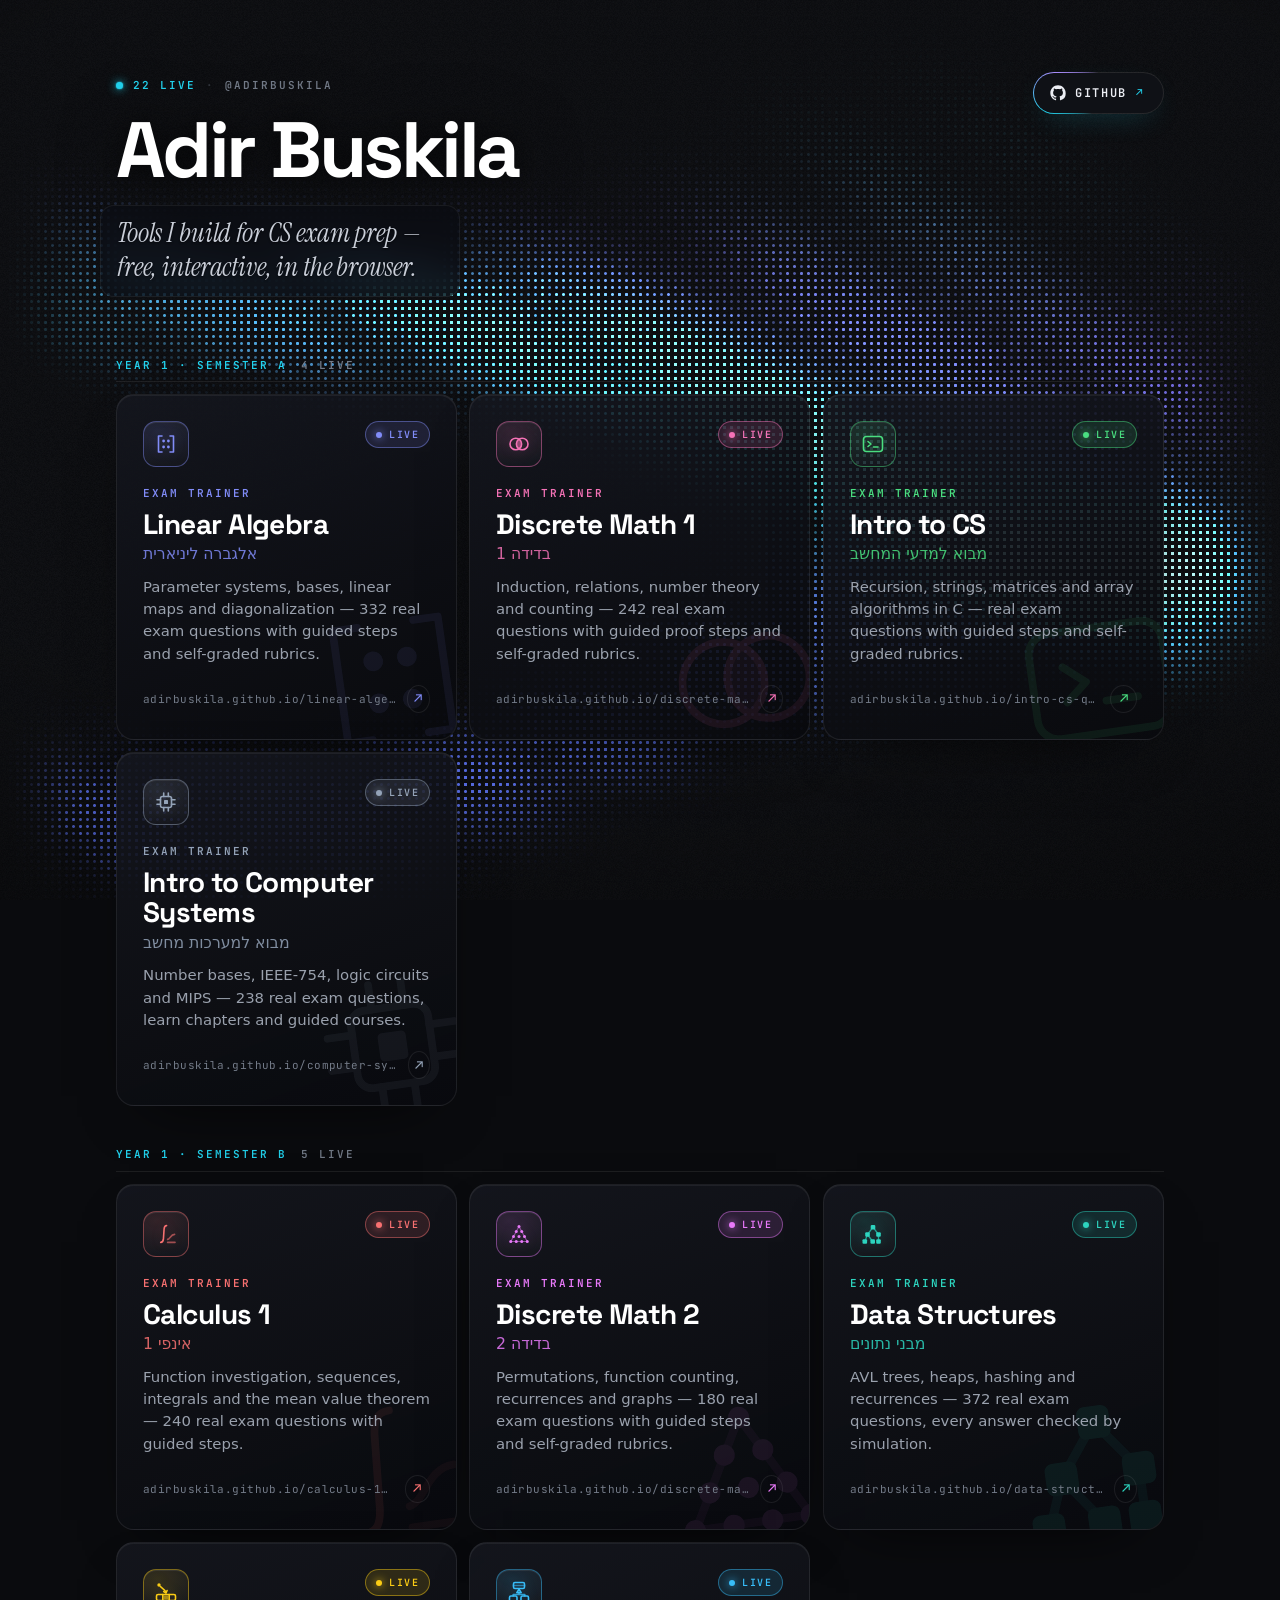
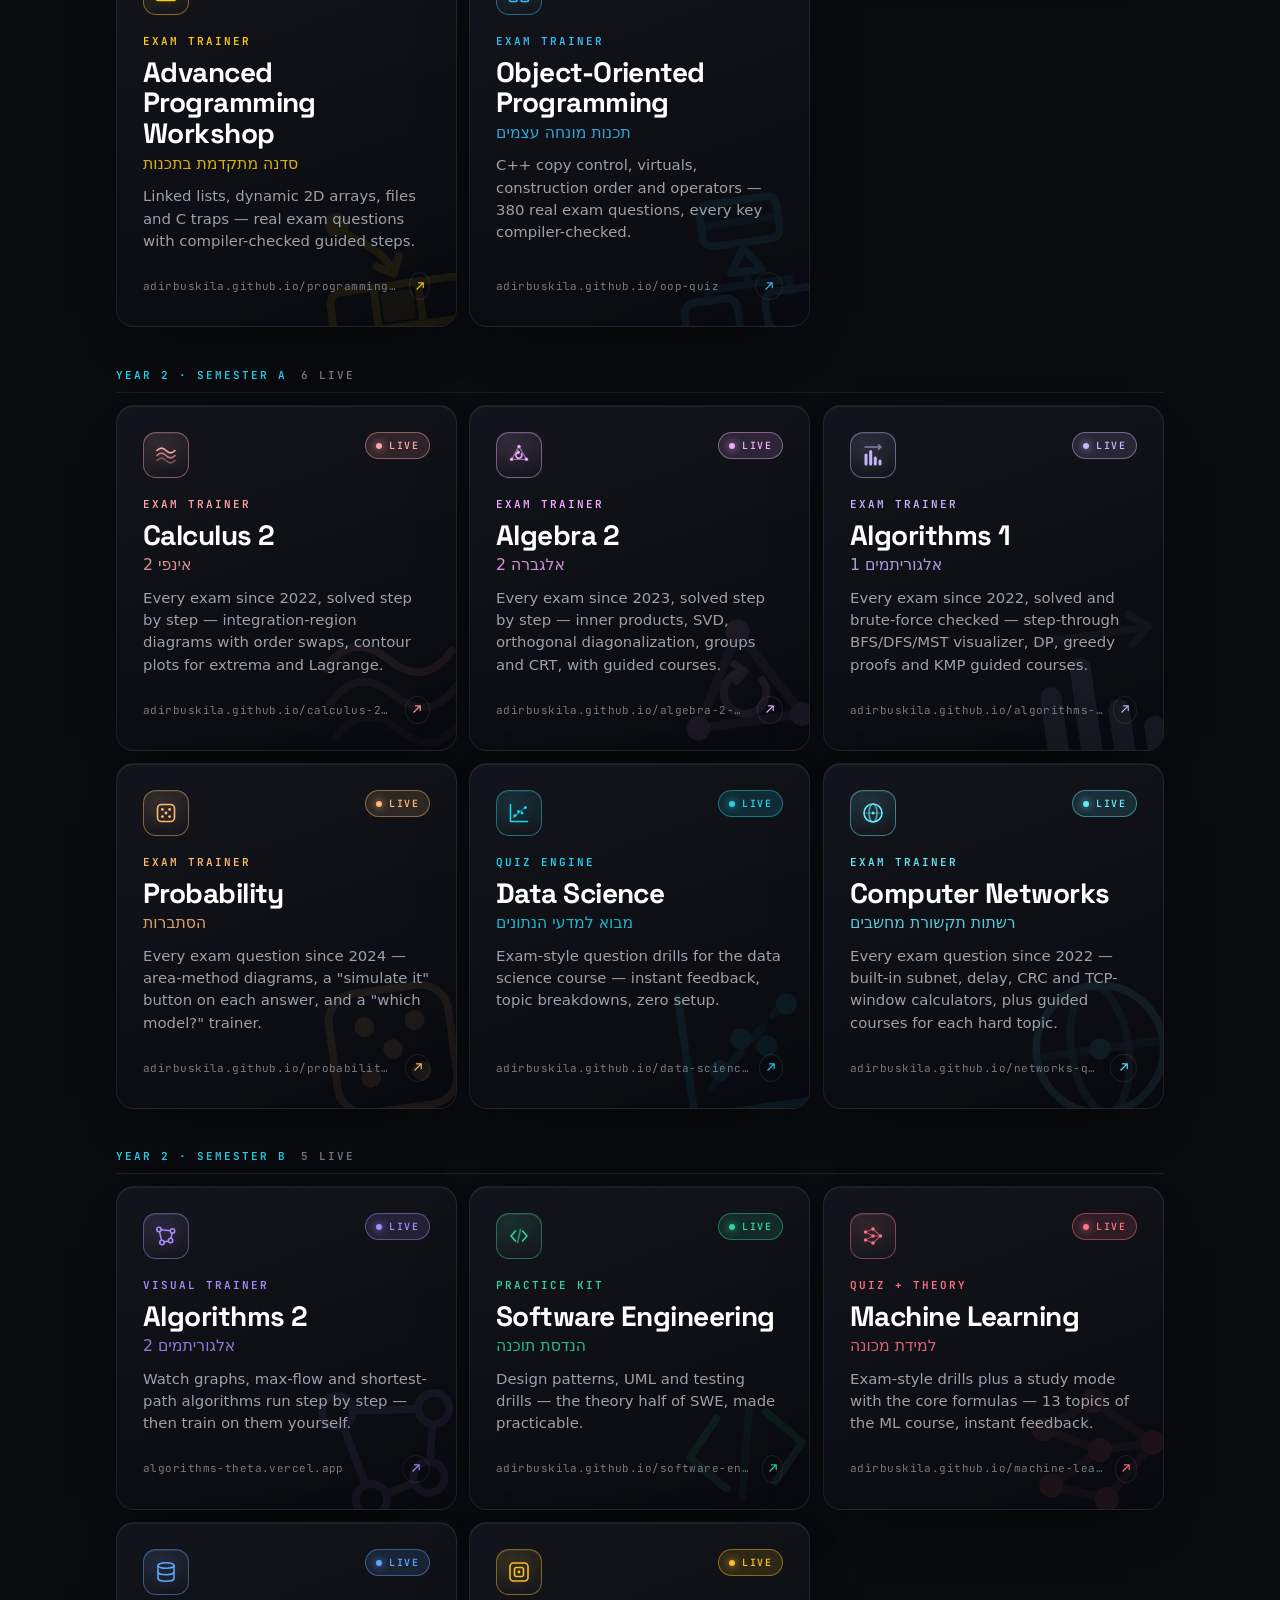
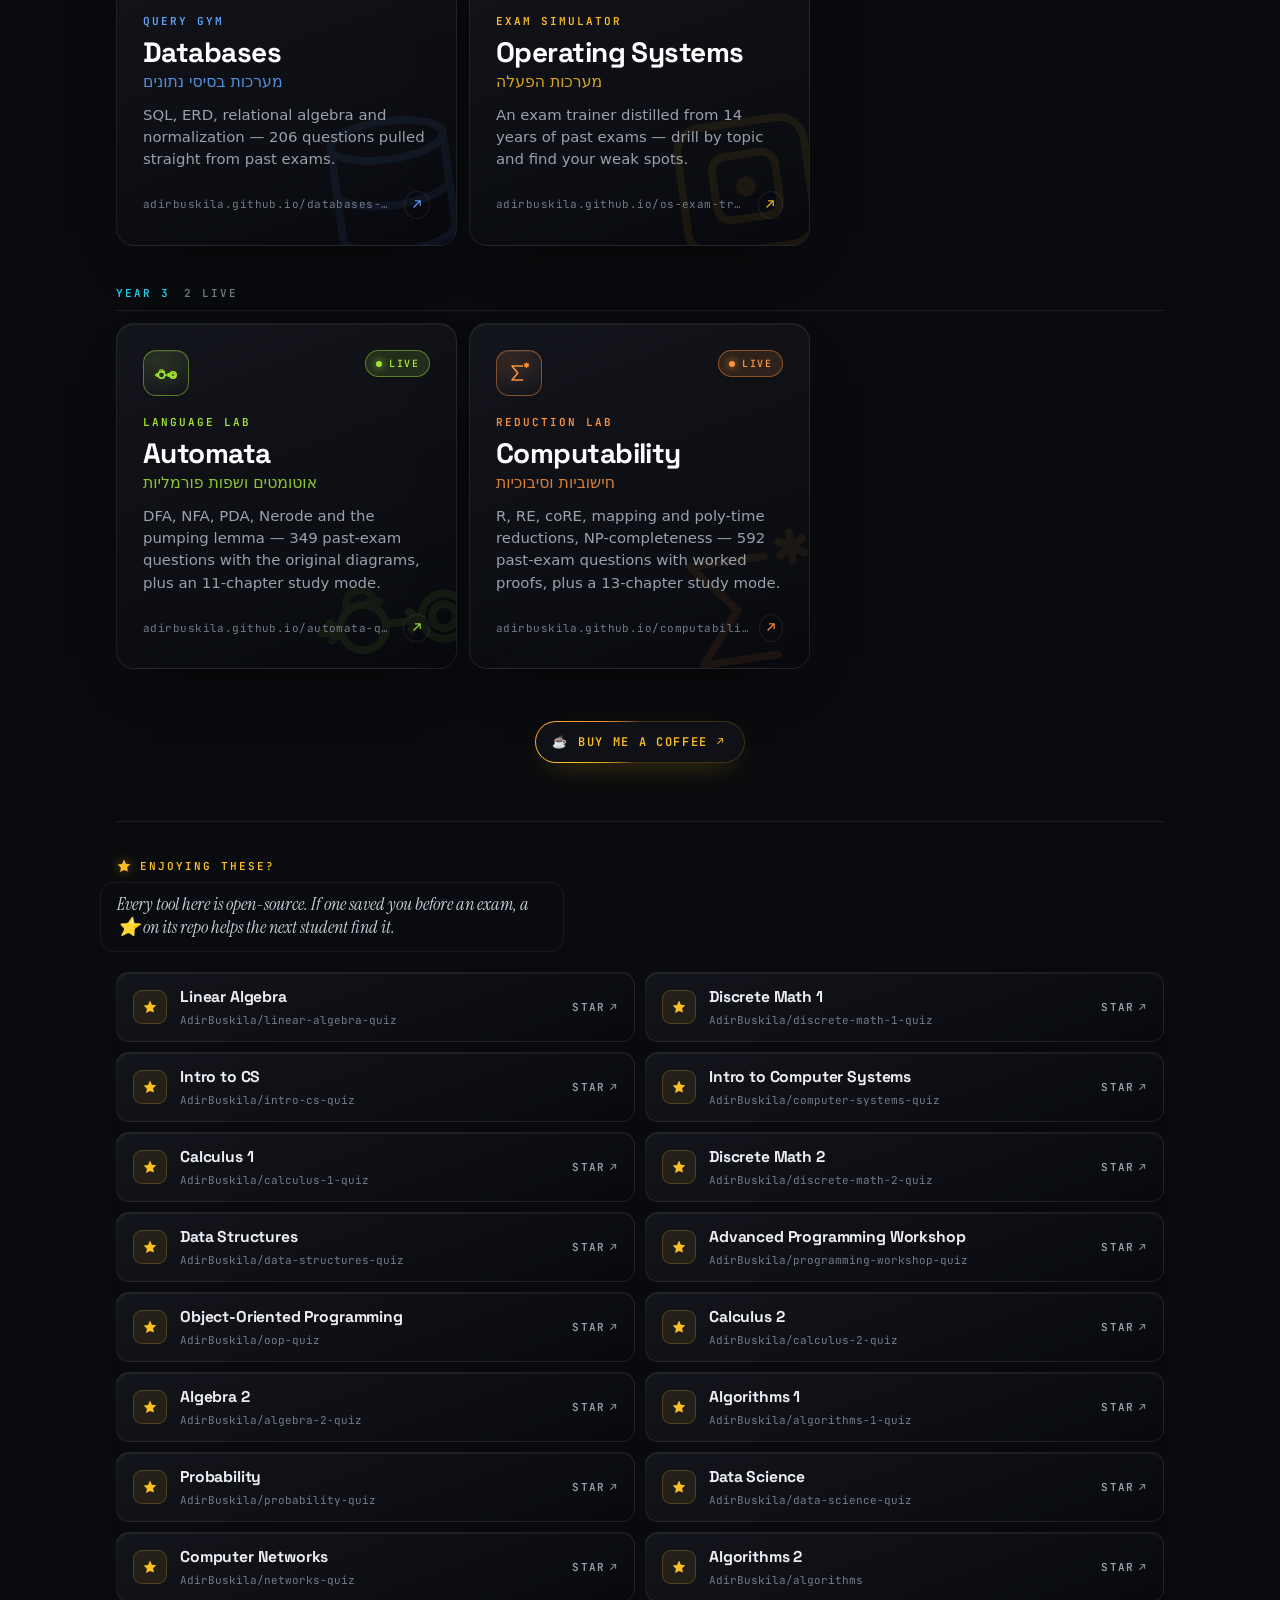
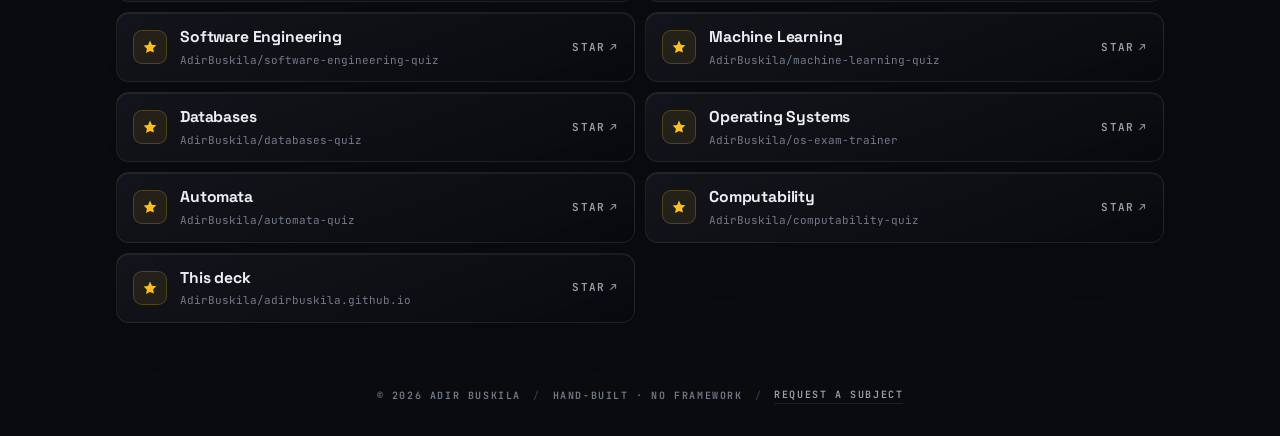
<file: index.html>
<!DOCTYPE html>
<html lang="en">
<head>
  <meta charset="UTF-8">
  <meta name="viewport" content="width=device-width, initial-scale=1.0">
  <title>Adir Buskila — CS Study Tools Deck</title>
  <meta name="description" content="Free interactive exam-prep tools for computer-science students: data science quizzes, algorithm visualizers, OS exam training — built by Adir Buskila.">
  <link rel="canonical" href="https://adirbuskila.github.io/">
  <meta name="theme-color" content="#0a0b0e">

  <!-- Open Graph -->
  <meta property="og:type" content="website">
  <meta property="og:site_name" content="Adir Buskila">
  <meta property="og:title" content="Adir Buskila — CS Study Tools Deck">
  <meta property="og:description" content="Free interactive exam-prep tools for CS students: data science quizzes, algorithm visualizers, OS exam training — and more on the way.">
  <meta property="og:url" content="https://adirbuskila.github.io/">
  <meta property="og:image" content="https://adirbuskila.github.io/og.png">
  <meta property="og:image:width" content="1200">
  <meta property="og:image:height" content="630">
  <meta property="og:image:alt" content="Adir Buskila — CS Study Tools Deck: interactive exam prep for computer-science courses">

  <!-- Twitter -->
  <meta name="twitter:card" content="summary_large_image">
  <meta name="twitter:title" content="Adir Buskila — CS Study Tools Deck">
  <meta name="twitter:description" content="Free interactive exam-prep tools for CS students: data science quizzes, algorithm visualizers, OS exam training — and more on the way.">
  <meta name="twitter:image" content="https://adirbuskila.github.io/og.png">

  <!-- Icons -->
  <link rel="icon" type="image/svg+xml" href="favicon.svg">
  <link rel="icon" type="image/png" sizes="32x32" href="favicon-32.png">
  <link rel="apple-touch-icon" href="apple-touch-icon.png">

  <!-- Fonts: display + mono only; body uses the system sans stack -->
  <link rel="preconnect" href="https://fonts.googleapis.com">
  <link rel="preconnect" href="https://fonts.gstatic.com" crossorigin>
  <link href="https://fonts.googleapis.com/css2?family=Space+Grotesk:wght@500;700&family=JetBrains+Mono:wght@400;600&family=Instrument+Serif:ital@1&display=swap" rel="stylesheet">

  <link rel="stylesheet" href="styles.css">

  <script type="application/ld+json">
  {
    "@context": "https://schema.org",
    "@type": "Person",
    "name": "Adir Buskila",
    "url": "https://adirbuskila.github.io/",
    "sameAs": ["https://github.com/AdirBuskila"],
    "jobTitle": "Software Developer",
    "description": "Builds free interactive exam-prep tools for computer-science students."
  }
  </script>
  <script data-goatcounter="https://adirbuskila.goatcounter.com/count" async src="//gc.zgo.at/count.js"></script>
</head>
<body>
  <canvas id="signal" aria-hidden="true"></canvas>
  <div class="backdrop" aria-hidden="true"></div>

  <div class="page">
    <header class="site-header">
      <div class="id-block">
        <p class="handle"><span class="live-dot" aria-hidden="true"></span><span id="deck-count">STUDY TOOLS DECK</span><span class="sep" aria-hidden="true">·</span>@AdirBuskila</p>
        <h1 class="wordmark" data-text="Adir Buskila">Adir Buskila</h1>
        <p class="tagline">Tools I build for CS exam prep — free, interactive, in the browser.</p>
      </div>
      <div class="header-links">
      <a class="gh-link" href="https://github.com/AdirBuskila" target="_blank" rel="noopener">
        <svg viewBox="0 0 24 24" width="16" height="16" fill="currentColor" aria-hidden="true"><path d="M12 .5C5.65.5.5 5.65.5 12c0 5.08 3.29 9.39 7.86 10.91.58.11.79-.25.79-.56 0-.28-.01-1.02-.02-2-3.2.7-3.88-1.54-3.88-1.54-.52-1.33-1.28-1.68-1.28-1.68-1.05-.72.08-.71.08-.71 1.16.08 1.77 1.19 1.77 1.19 1.03 1.77 2.7 1.26 3.36.96.1-.75.4-1.26.73-1.55-2.55-.29-5.23-1.28-5.23-5.68 0-1.26.45-2.29 1.19-3.1-.12-.29-.52-1.46.11-3.05 0 0 .97-.31 3.18 1.18.92-.26 1.91-.39 2.89-.39.98 0 1.97.13 2.89.39 2.2-1.49 3.17-1.18 3.17-1.18.63 1.59.23 2.76.11 3.05.74.81 1.19 1.84 1.19 3.1 0 4.41-2.69 5.38-5.25 5.66.41.36.78 1.06.78 2.14 0 1.55-.01 2.8-.01 3.18 0 .31.21.67.8.56A10.52 10.52 0 0 0 23.5 12C23.5 5.65 18.35.5 12 .5z"/></svg>
        <span>GITHUB</span>
        <span class="ext" aria-hidden="true">↗</span>
      </a>
      </div>
    </header>

    <main>
      <section class="deck" id="deck" aria-label="Study tools"></section>

      <div class="coffee-row">
        <a class="gh-link coffee-link" href="https://buymeacoffee.com/adirbuskila" target="_blank" rel="noopener">
          <span aria-hidden="true">☕</span>
          <span>BUY ME A COFFEE</span>
          <span class="ext" aria-hidden="true">↗</span>
        </a>
      </div>

      <section class="starline" id="starline" aria-label="Star the source on GitHub"></section>

      <noscript>
        <p>Live now (by year and semester):</p>
        <ul class="noscript-list">
          <li><a href="https://adirbuskila.github.io/data-science-quiz/">Year 2A · Data Science — quiz app</a></li>
          <li><a href="https://algorithms-theta.vercel.app/">Year 2B · Algorithms 2 — interactive visualizer &amp; trainer</a></li>
          <li><a href="https://adirbuskila.github.io/software-engineering-quiz/">Year 2B · Software Engineering — practice kit</a></li>
          <li><a href="https://adirbuskila.github.io/machine-learning-quiz/">Year 2B · Machine Learning — quiz &amp; study mode</a></li>
          <li><a href="https://adirbuskila.github.io/databases-quiz/">Year 2B · Databases — query gym</a></li>
          <li><a href="https://adirbuskila.github.io/os-exam-trainer/#home">Year 2B · Operating Systems — exam trainer</a></li>
          <li><a href="https://adirbuskila.github.io/automata-quiz/">Year 3 · Automata — language lab</a></li>
          <li><a href="https://adirbuskila.github.io/computability-quiz/">Year 3 · Computability — reduction lab</a></li>
        </ul>
        <p>Building:</p>
        <ul class="noscript-list">
          <li>Year 1A · Linear Algebra</li>
          <li>Year 1A · Discrete Math 1</li>
          <li>Year 1A · Intro to CS</li>
          <li>Year 1A · Intro to Computer Systems</li>
          <li>Year 1B · Calculus 1</li>
          <li>Year 1B · Discrete Math 2</li>
          <li>Year 1B · Data Structures</li>
          <li>Year 1B · Advanced Programming Workshop</li>
          <li>Year 1B · Object-Oriented Programming</li>
          <li>Year 2A · Calculus 2</li>
          <li>Year 2A · Algebra 2</li>
          <li>Year 2A · Algorithms 1</li>
          <li>Year 2A · Probability</li>
          <li>Year 2A · Computer Networks</li>
        </ul>
        <p>Star the source on GitHub:</p>
        <ul class="noscript-list">
          <li><a href="https://github.com/AdirBuskila/data-science-quiz">AdirBuskila/data-science-quiz</a></li>
          <li><a href="https://github.com/AdirBuskila/algorithms">AdirBuskila/algorithms</a></li>
          <li><a href="https://github.com/AdirBuskila/software-engineering-quiz">AdirBuskila/software-engineering-quiz</a></li>
          <li><a href="https://github.com/AdirBuskila/machine-learning-quiz">AdirBuskila/machine-learning-quiz</a></li>
          <li><a href="https://github.com/AdirBuskila/databases-quiz">AdirBuskila/databases-quiz</a></li>
          <li><a href="https://github.com/AdirBuskila/os-exam-trainer">AdirBuskila/os-exam-trainer</a></li>
          <li><a href="https://github.com/AdirBuskila/automata-quiz">AdirBuskila/automata-quiz</a></li>
          <li><a href="https://github.com/AdirBuskila/computability-quiz">AdirBuskila/computability-quiz</a></li>
          <li><a href="https://github.com/AdirBuskila/adirbuskila.github.io">AdirBuskila/adirbuskila.github.io</a></li>
        </ul>
      </noscript>
    </main>

    <footer class="site-footer">
      <span>© 2026 ADIR BUSKILA</span>
      <span class="sep" aria-hidden="true">/</span>
      <span>HAND-BUILT · NO FRAMEWORK</span>
      <span class="sep" aria-hidden="true">/</span>
      <a href="mailto:adirbu98@gmail.com?subject=Study%20tool%20request">REQUEST A SUBJECT</a>
    </footer>
  </div>

  <script src="signal.js"></script>
  <script src="app.js"></script>
</body>
</html>
</file>
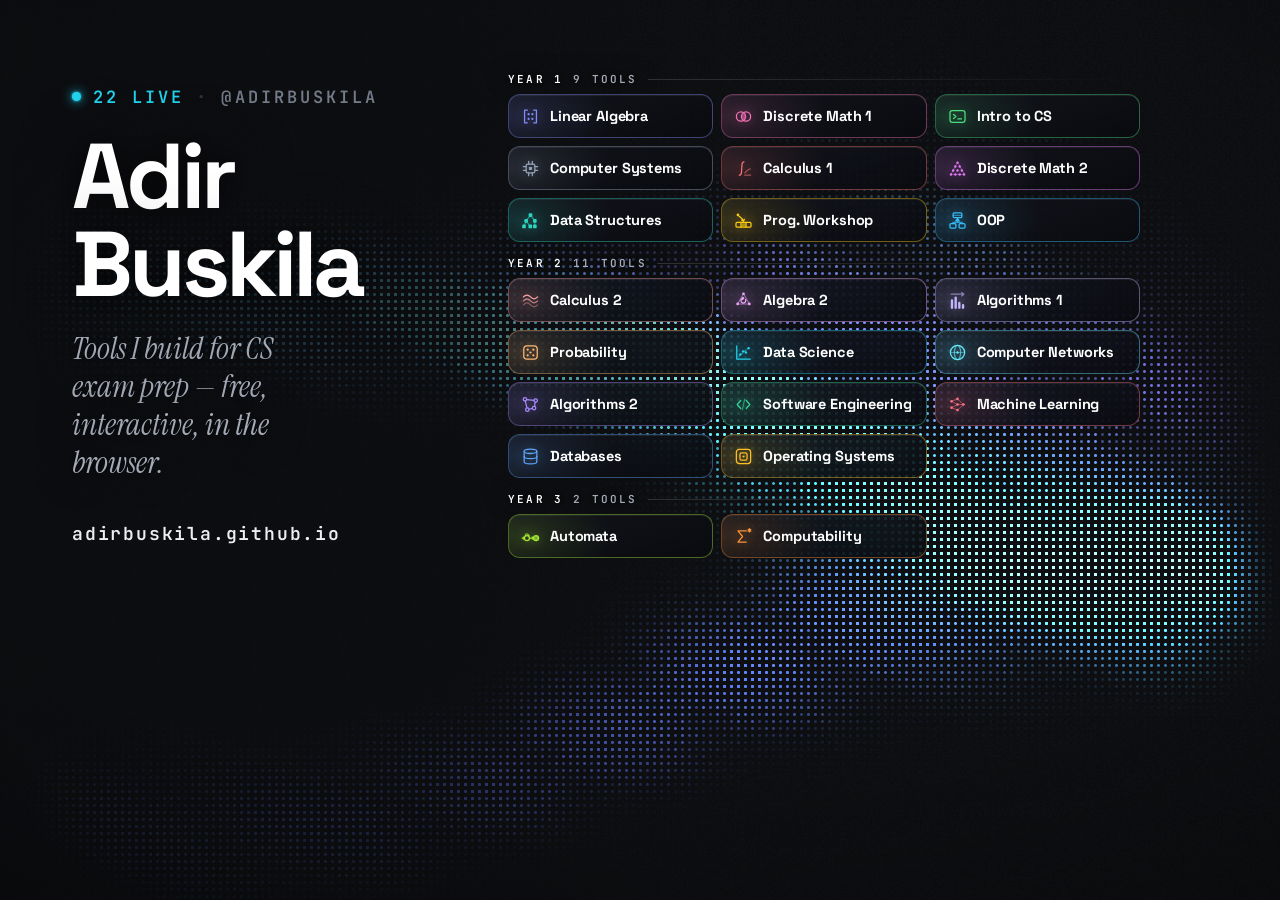
<file: og-template.html>
<!DOCTYPE html>
<html lang="en">
<head>
<meta charset="UTF-8">
<title>OG image source — screenshot at 1200x630 to regenerate og.png (see README)</title>
<link rel="preconnect" href="https://fonts.googleapis.com">
<link rel="preconnect" href="https://fonts.gstatic.com" crossorigin>
<link href="https://fonts.googleapis.com/css2?family=Space+Grotesk:wght@500;700&family=JetBrains+Mono:wght@400;600&family=Instrument+Serif:ital@1&display=swap" rel="stylesheet">
<style>
  * { margin: 0; padding: 0; box-sizing: border-box; }
  html { color-scheme: dark; }
  body { width: 1200px; height: 630px; overflow: hidden; background: #0a0b0e; color: #eceef4; font-family: 'Space Grotesk', sans-serif; }

  /* live signal background (signal.js) — same layering rule as the site:
     canvas at z 0, content at z 1, never negative z-index */
  #signal { position: fixed; inset: 0; width: 100%; height: 100%; z-index: 0; display: block; }
  .vignette { position: fixed; inset: 0; z-index: 0; pointer-events: none;
    background: radial-gradient(130% 100% at 50% 40%, transparent 45%, rgba(0,0,0,.6) 100%); }
  /* keeps the left column legible where the ribbons cross the text */
  .shade { position: fixed; inset: 0; z-index: 0; pointer-events: none;
    background: linear-gradient(90deg, rgba(10,11,14,.9) 0%, rgba(10,11,14,.72) 34%, rgba(10,11,14,.25) 50%, transparent 58%); }
  .grain { position: fixed; inset: 0; z-index: 0; opacity: .45; pointer-events: none;
    background-image: url("data:image/svg+xml,%3Csvg xmlns='http://www.w3.org/2000/svg' width='140' height='140'%3E%3Cfilter id='n'%3E%3CfeTurbulence type='fractalNoise' baseFrequency='0.85' numOctaves='2' stitchTiles='stitch'/%3E%3C/filter%3E%3Crect width='140' height='140' filter='url(%23n)' opacity='0.05'/%3E%3C/svg%3E"); }

  .card { position: relative; z-index: 1; width: 1200px; height: 630px; padding: 54px 60px 54px 72px;
    display: flex; align-items: center; justify-content: space-between; gap: 44px; }

  .mono { font-family: 'JetBrains Mono', monospace; }
  .left { width: 392px; flex: none; }
  .handle { display: inline-flex; align-items: center; gap: 12px; font-size: 17px; font-weight: 600; letter-spacing: .18em; color: #737b88; }
  .handle .dot { width: 9px; height: 9px; border-radius: 50%; background: #22d3ee; box-shadow: 0 0 12px #22d3ee, 0 0 3px #22d3ee; }
  .handle b { color: #22d3ee; font-weight: 600; }
  .handle .sep { opacity: .35; }
  .name { font-size: 92px; font-weight: 700; letter-spacing: -0.045em; line-height: .96; color: #fff; margin: 24px 0 22px;
    text-shadow: 0 2px 24px rgba(0,0,0,.55), 0 0 60px rgba(0,0,0,.5); }
  .sub { font-family: 'Instrument Serif', Georgia, serif; font-style: italic; font-size: 31px; line-height: 1.22; color: #a4abb7; max-width: 19ch;
    text-shadow: 0 1px 18px rgba(0,0,0,.7), 0 0 40px rgba(0,0,0,.6); }
  .url { font-size: 18px; font-weight: 600; letter-spacing: .1em; color: #737b88; margin-top: 40px; }
  .url b { color: #eceef4; font-weight: 600; }

  /* all live tools, grouped by year — built from the tools array in app.js */
  .board { flex: 1; display: flex; flex-direction: column; gap: 14px; }
  .yr { display: flex; flex-direction: column; gap: 8px; }
  .yr-head { display: flex; align-items: center; gap: 10px; font-size: 11px; font-weight: 600; letter-spacing: .2em; color: #a4abb7;
    text-shadow: 0 0 6px #0a0b0e, 0 0 14px #0a0b0e, 0 0 24px #0a0b0e; }
  .yr-head b { color: #fff; font-weight: 600; }
  .yr-head::after { content: ''; flex: 1; height: 1px; background: linear-gradient(90deg, rgba(255,255,255,.14), transparent); }
  .grid { display: grid; grid-template-columns: repeat(3, 1fr); gap: 8px; }
  .tile {
    position: relative; height: 44px; padding: 0 12px; border-radius: 12px; overflow: hidden;
    border: 1px solid var(--ad);
    background: linear-gradient(160deg, rgba(21,23,31,.72), rgba(9,10,14,.82));
    -webkit-backdrop-filter: blur(18px) saturate(1.5); backdrop-filter: blur(18px) saturate(1.5);
    box-shadow: inset 0 1px 0 rgba(255,255,255,.07), 0 18px 40px -28px rgba(0,0,0,.9);
    display: flex; align-items: center; gap: 10px;
  }
  .tile::after { content: ''; position: absolute; inset: 0;
    background: radial-gradient(140px 60px at 0% 50%, var(--af), transparent 75%); }
  .tile > * { position: relative; z-index: 1; }
  .g { flex: none; display: flex; color: var(--a); filter: drop-shadow(0 0 6px var(--ad)); }
  .g svg { width: 19px; height: 19px; }
  .t { font-size: 14.5px; font-weight: 700; letter-spacing: -0.01em; color: #fff; white-space: nowrap; overflow: hidden; text-overflow: ellipsis; }
</style>
</head>
<body>
<canvas id="signal" aria-hidden="true"></canvas>
<div class="shade"></div>
<div class="vignette"></div>
<div class="grain"></div>

<div class="card">
  <div class="left">
    <div class="handle mono"><span class="dot"></span><b id="count">LIVE</b><span class="sep">·</span>@ADIRBUSKILA</div>
    <div class="name">Adir Buskila</div>
    <div class="sub">Tools I build for CS exam prep — free, interactive, in the browser.</div>
    <div class="url mono"><b>adirbuskila.github.io</b></div>
  </div>
  <div class="board" id="board"></div>
</div>

<!-- app.js renders the site into these; the card only borrows its tools + glyphs -->
<div hidden><div id="deck"></div><span id="deck-count"></span></div>
<script src="app.js"></script>
<script>
  // names too long for a 3-column tile
  const SHORT = {
    'Advanced Programming Workshop': 'Prog. Workshop',
    'Intro to Computer Systems': 'Computer Systems',
    'Object-Oriented Programming': 'OOP',
  };
  const rgba = (hex, a) => {
    const n = parseInt(hex.slice(1), 16);
    return `rgba(${n >> 16},${(n >> 8) & 255},${n & 255},${a})`;
  };
  const live = tools.filter((t) => t.status === 'live');
  document.getElementById('count').textContent = `${live.length} LIVE`;
  const board = document.getElementById('board');
  [...new Set(live.map((t) => t.year))].forEach((year) => {
    const list = live.filter((t) => t.year === year);
    const yr = document.createElement('div');
    yr.className = 'yr';
    yr.innerHTML = `<div class="yr-head mono"><b>YEAR ${year}</b>${list.length} TOOLS</div><div class="grid"></div>`;
    list.forEach((t) => {
      const el = document.createElement('div');
      el.className = 'tile';
      el.style.cssText = `--a:${t.accent}; --ad:${rgba(t.accent, .42)}; --af:${rgba(t.accent, .16)}`;
      el.innerHTML = `<span class="g">${glyphs[t.glyph]}</span><span class="t">${SHORT[t.subject] || t.subject}</span>`;
      yr.lastChild.appendChild(el);
    });
    board.appendChild(yr);
  });
</script>
<script src="signal.js"></script>
</body>
</html>
</file>
<file: styles.css>
/* ==========================================================================
   Adir Buskila — CS Study Tools Deck · "Signal" skin
   Hand-rolled. A live WebGL ribbon field (signal.js) sits behind frosted
   glass tiles. Per-subject accent set from JS via --accent / --accent-dim /
   --accent-faint; pointer spotlight via --mx / --my / --spot; tilt via
   --rx / --ry / --tx / --ty.
   ========================================================================== */

:root {
  --bg: #0a0b0e;
  --bg-2: #0f1116;
  --glass: rgba(21, 23, 31, 0.68);
  --glass-deep: rgba(9, 10, 14, 0.78);
  --line: rgba(255, 255, 255, 0.08);
  --line-strong: rgba(255, 255, 255, 0.18);
  --ink: #eceef4;
  --ink-dim: #9aa1ad;
  --ink-faint: #737b88;
  --cyan: #22d3ee;
  --violet: #a78bfa;
  --display: 'Space Grotesk', system-ui, sans-serif;
  --serif: 'Instrument Serif', 'Iowan Old Style', Georgia, serif;
  --mono: 'JetBrains Mono', ui-monospace, 'Cascadia Mono', Consolas, monospace;
  --sans: system-ui, 'Segoe UI', Roboto, Helvetica, Arial, sans-serif;
  --radius: 18px;
  --ease-out: cubic-bezier(0.2, 0.8, 0.2, 1);
}

@property --beam {
  syntax: '<angle>';
  inherits: false;
  initial-value: 0deg;
}

* { margin: 0; padding: 0; box-sizing: border-box; }

html { color-scheme: dark; }

body {
  background: var(--bg);
  color: var(--ink);
  font-family: var(--sans);
  font-size: 16px;
  line-height: 1.5;
  -webkit-font-smoothing: antialiased;
  min-height: 100vh;
  overflow-x: hidden;
}

::selection { background: rgba(34, 211, 238, 0.28); }

/* ---- Signal canvas + backdrop -------------------------------------------- */

/* Layering note: the canvas and backdrop sit at z-index 0 and .page at 1 —
   NOT negative z-index. Chrome leaves negative-z root layers out of the
   backdrop that backdrop-filter samples, so glass tiles would not blur the
   signal behind them. */

#signal {
  position: fixed;
  inset: 0;
  width: 100%;
  height: 100%;
  z-index: 0;
  display: block;
  pointer-events: none;
}

.no-signal #signal { display: none; }

.backdrop {
  position: fixed;
  inset: 0;
  z-index: 0;
  pointer-events: none;
  /* vignette for depth over the signal */
  background: radial-gradient(130% 95% at 50% 38%, transparent 48%, rgba(0, 0, 0, 0.62) 100%);
}

/* CSS-only stand-in when WebGL is unavailable */
.no-signal .backdrop {
  background:
    radial-gradient(900px 520px at 12% -8%, rgba(34, 211, 238, 0.08), transparent 60%),
    radial-gradient(820px 520px at 92% 112%, rgba(167, 139, 250, 0.08), transparent 60%),
    var(--bg);
}

.no-signal .backdrop::before {
  content: '';
  position: absolute;
  inset: 0;
  background-image:
    linear-gradient(rgba(255, 255, 255, 0.032) 1px, transparent 1px),
    linear-gradient(90deg, rgba(255, 255, 255, 0.032) 1px, transparent 1px);
  background-size: 44px 44px;
  -webkit-mask-image: radial-gradient(1300px 900px at 50% -5%, #000 20%, transparent 90%);
  mask-image: radial-gradient(1300px 900px at 50% -5%, #000 20%, transparent 90%);
}

/* film grain, always */
.backdrop::after {
  content: '';
  position: absolute;
  inset: 0;
  opacity: 0.45;
  background-image: url("data:image/svg+xml,%3Csvg xmlns='http://www.w3.org/2000/svg' width='140' height='140'%3E%3Cfilter id='n'%3E%3CfeTurbulence type='fractalNoise' baseFrequency='0.85' numOctaves='2' stitchTiles='stitch'/%3E%3C/filter%3E%3Crect width='140' height='140' filter='url(%23n)' opacity='0.05'/%3E%3C/svg%3E");
}

/* ---- Page frame --------------------------------------------------------- */

.page {
  position: relative;
  z-index: 1;
  max-width: 1120px;
  margin: 0 auto;
  padding: clamp(28px, 6vw, 72px) clamp(18px, 4vw, 36px) 32px;
}

/* ---- Header -------------------------------------------------------------- */

.site-header {
  display: flex;
  align-items: flex-start;
  justify-content: space-between;
  gap: 24px;
  flex-wrap: wrap;
  margin-bottom: clamp(32px, 5vw, 60px);
}

.id-block { min-width: 0; }

.handle {
  display: inline-flex;
  align-items: center;
  gap: 10px;
  font-family: var(--mono);
  font-size: 11px;
  font-weight: 600;
  letter-spacing: 0.18em;
  color: var(--ink-faint);
  text-transform: uppercase;
  margin-bottom: 18px;
  animation: fade-up 0.8s var(--ease-out) both;
}

.handle .live-dot {
  width: 7px;
  height: 7px;
  border-radius: 50%;
  background: var(--cyan);
  box-shadow: 0 0 10px var(--cyan), 0 0 2px var(--cyan);
  animation: pulse 2.4s ease-in-out infinite;
}

.handle .sep { opacity: 0.35; }

#deck-count { color: var(--cyan); }

.wordmark {
  position: relative;
  font-family: var(--display);
  font-weight: 700;
  font-size: clamp(2.7rem, 8.2vw, 4.9rem);
  letter-spacing: -0.045em;
  line-height: 0.98;
  color: #fff;
  text-shadow: 0 2px 24px rgba(0, 0, 0, 0.55), 0 0 60px rgba(0, 0, 0, 0.5);
  animation: fade-up 0.9s var(--ease-out) 0.05s both;
}

/* one-time chromatic split that converges into the wordmark */
.wordmark::before,
.wordmark::after {
  content: attr(data-text);
  position: absolute;
  left: 0;
  top: 0;
  white-space: nowrap;
  pointer-events: none;
  mix-blend-mode: screen;
  opacity: 0;
}

.wordmark::before {
  color: var(--cyan);
  animation: split-l 1.15s var(--ease-out) 0.05s both;
}

.wordmark::after {
  color: #f472b6;
  animation: split-r 1.15s var(--ease-out) 0.05s both;
}

.tagline {
  margin-top: 16px;
  font-family: var(--serif);
  font-style: italic;
  font-weight: 400;
  font-size: clamp(1.3rem, 2.5vw, 1.7rem);
  letter-spacing: -0.005em;
  line-height: 1.25;
  color: #c9ced8;
  max-width: 30ch;
  width: fit-content;
  /* glass plate so the line stays legible over the ribbon field */
  padding: 10px 16px 12px;
  margin-inline-start: -16px;
  border-radius: 14px;
  background: rgba(10, 12, 18, 0.62);
  border: 1px solid rgba(255, 255, 255, 0.06);
  -webkit-backdrop-filter: blur(10px);
  backdrop-filter: blur(10px);
  text-shadow: 0 1px 2px rgba(0, 0, 0, 0.6);
  animation: fade-up 0.9s var(--ease-out) 0.18s both;
}

@media (max-width: 559.98px) {
  .tagline { margin-inline-start: 0; }
}

/* GitHub CTA: rotating conic beam around a dark pill */
.gh-link {
  position: relative;
  display: inline-flex;
  align-items: center;
  gap: 9px;
  font-family: var(--mono);
  font-size: 12px;
  font-weight: 600;
  letter-spacing: 0.14em;
  color: var(--ink);
  text-decoration: none;
  border: 1px solid transparent;
  border-radius: 999px;
  padding: 11px 18px 11px 16px;
  margin-bottom: 6px;
  background:
    linear-gradient(var(--bg-2), var(--bg-2)) padding-box,
    conic-gradient(from var(--beam),
      rgba(255, 255, 255, 0.10) 0%, rgba(255, 255, 255, 0.10) 55%,
      var(--cyan) 70%, var(--violet) 82%,
      rgba(255, 255, 255, 0.10) 100%) border-box;
  box-shadow: 0 10px 30px -14px rgba(34, 211, 238, 0.35);
  animation: beam 5s linear infinite, fade-up 0.9s var(--ease-out) 0.25s both;
  transition: box-shadow 0.3s, transform 0.3s var(--ease-out);
}

.gh-link .ext { font-size: 11px; color: var(--cyan); transition: transform 0.25s; }

.gh-link:hover,
.gh-link:focus-visible {
  transform: translateY(-1px);
  box-shadow: 0 14px 40px -12px rgba(34, 211, 238, 0.55);
}

.gh-link:hover .ext { transform: translate(2px, -2px); }

.gh-link:focus-visible { outline: 2px solid var(--cyan); outline-offset: 3px; }

/* header CTAs, stacked on the header's trailing edge */
.header-links {
  display: flex;
  flex-wrap: wrap;
  align-items: center;
  gap: 10px;
}

/* same pill as .gh-link, with an amber beam */
.coffee-link {
  color: #fbbf24;
  background:
    linear-gradient(var(--bg-2), var(--bg-2)) padding-box,
    conic-gradient(from var(--beam),
      rgba(251, 191, 36, 0.22) 0%, rgba(251, 191, 36, 0.22) 55%,
      #fbbf24 70%, #fb923c 82%,
      rgba(251, 191, 36, 0.22) 100%) border-box;
  box-shadow: 0 10px 30px -14px rgba(251, 191, 36, 0.4);
}

.coffee-link .ext { color: #fbbf24; }

.coffee-link:hover,
.coffee-link:focus-visible { box-shadow: 0 14px 40px -12px rgba(251, 191, 36, 0.6); }

.coffee-link:focus-visible { outline-color: #fbbf24; }

/* Buy Me a Coffee sits between the deck and the star grid */
.coffee-row {
  display: flex;
  justify-content: center;
  margin-top: clamp(34px, 5vw, 52px);
}

/* ---- Deck: chronological period sections -------------------------------- */

.deck {
  display: flex;
  flex-direction: column;
  gap: clamp(28px, 4vw, 40px);
}

.period-head {
  display: flex;
  align-items: baseline;
  gap: 10px 14px;
  flex-wrap: wrap;
  margin-bottom: 12px;
  padding-bottom: 8px;
  border-bottom: 1px solid var(--line);
  font-family: var(--mono);
  font-size: 11px;
  font-weight: 600;
  letter-spacing: 0.18em;
}

.period-title { font: inherit; letter-spacing: inherit; color: var(--cyan); }
.period-count { color: var(--ink-faint); }

.live-grid {
  display: grid;
  grid-template-columns: 1fr;
  gap: 12px;
}

.live-grid + .lab-grid { margin-top: 12px; }

@media (min-width: 560px) and (max-width: 899.98px) {
  .live-grid { grid-template-columns: 1fr 1fr; }
}

@media (min-width: 900px) {
  .live-grid { grid-template-columns: repeat(3, 1fr); }
}

/* ---- Glass panels (tiles + star rows share the spotlight system) ------- */

.tile,
.star-item {
  --mx: 50%;
  --my: 50%;
  --spot: 0;
  position: relative;
  border: 1px solid var(--line);
  background: linear-gradient(160deg, var(--glass), var(--glass-deep));
  box-shadow:
    inset 0 1px 0 rgba(255, 255, 255, 0.06),
    0 24px 60px -34px rgba(0, 0, 0, 0.9);
  text-decoration: none;
  color: var(--ink);
  overflow: hidden;
}

@supports ((backdrop-filter: blur(1px)) or (-webkit-backdrop-filter: blur(1px))) {
  @media (min-width: 700px) {
    .tile,
    .star-item {
      -webkit-backdrop-filter: blur(18px) saturate(1.5);
      backdrop-filter: blur(18px) saturate(1.5);
    }
  }
}

/* software GL (no GPU): skip the per-tile blur, lean on denser glass */
.signal-lite .tile,
.signal-lite .star-item {
  -webkit-backdrop-filter: none;
  backdrop-filter: none;
  background: linear-gradient(160deg, rgba(21, 23, 31, 0.86), rgba(9, 10, 14, 0.92));
}

/* spotlight ring: accent light on the border nearest the pointer */
.tile::before,
.star-item::before {
  content: '';
  position: absolute;
  inset: -1px;
  border-radius: inherit;
  padding: 1px;
  pointer-events: none;
  background: radial-gradient(260px circle at var(--mx) var(--my), var(--accent) 0%, transparent 62%);
  -webkit-mask: linear-gradient(#000 0 0) content-box, linear-gradient(#000 0 0);
  -webkit-mask-composite: xor;
  mask: linear-gradient(#000 0 0) content-box, linear-gradient(#000 0 0);
  mask-composite: exclude;
  opacity: var(--spot);
  transition: opacity 0.25s;
  z-index: 2;
}

/* spotlight fill: soft accent wash inside the panel */
.tile::after,
.star-item::after {
  content: '';
  position: absolute;
  inset: 0;
  border-radius: inherit;
  pointer-events: none;
  background: radial-gradient(420px circle at var(--mx) var(--my), var(--accent-faint), transparent 60%);
  opacity: var(--spot);
  transition: opacity 0.25s;
  z-index: 0;
}

.tile > *,
.star-item > * { position: relative; z-index: 1; }

/* ---- Tiles ---------------------------------------------------------------- */

.tile {
  --rx: 0deg;
  --ry: 0deg;
  --tx: 0px;
  --ty: 0px;
  --s: 1;
  display: flex;
  flex-direction: column;
  min-height: 210px;
  padding: clamp(20px, 2.6vw, 26px);
  border-radius: var(--radius);
  transform: perspective(1000px) rotateX(var(--rx)) rotateY(var(--ry)) scale(var(--s));
  transform-style: preserve-3d;
  transition: transform 0.55s var(--ease-out), border-color 0.3s, box-shadow 0.3s;
  animation: tile-in 0.9s var(--ease-out) both;
  animation-delay: calc(240ms + var(--i, 0) * 70ms);
  animation-fill-mode: backwards;
}

.tile.is-tilting { transition: transform 0.09s linear, border-color 0.3s, box-shadow 0.3s; }

a.tile:hover,
a.tile:focus-visible {
  --s: 1.012;
  border-color: var(--accent-dim);
  box-shadow:
    inset 0 1px 0 rgba(255, 255, 255, 0.10),
    0 30px 80px -30px var(--accent-dim),
    0 2px 12px rgba(0, 0, 0, 0.5);
}

a.tile:focus-visible {
  outline: 2px solid var(--accent);
  outline-offset: 3px;
}

/* large watermark glyph, parallaxes against the tilt */
.tile .mark {
  position: absolute;
  right: -22px;
  bottom: -26px;
  width: 170px;
  height: 170px;
  color: var(--accent);
  opacity: 0.075;
  z-index: 0;
  pointer-events: none;
  transform: translate(var(--tx), var(--ty)) rotate(-8deg);
  transition: opacity 0.35s, transform 0.55s var(--ease-out);
}

.tile.is-tilting .mark { transition: opacity 0.35s, transform 0.09s linear; }

a.tile:hover .mark,
a.tile:focus-visible .mark { opacity: 0.16; }

.tile .mark svg { width: 100%; height: 100%; stroke-width: 1.1; }

/* ---- Tile internals -------------------------------------------------------- */

.tile-top {
  display: flex;
  align-items: flex-start;
  justify-content: space-between;
  gap: 12px;
  margin-bottom: 18px;
}

.glyph {
  display: inline-flex;
  align-items: center;
  justify-content: center;
  width: 46px;
  height: 46px;
  border: 1px solid var(--accent-dim);
  border-radius: 13px;
  color: var(--accent);
  background:
    radial-gradient(70px 46px at 30% 20%, var(--accent-faint), transparent 75%),
    rgba(255, 255, 255, 0.02);
  box-shadow: inset 0 1px 0 rgba(255, 255, 255, 0.08), 0 0 0 0 var(--accent-faint);
  transition: box-shadow 0.35s, transform 0.35s var(--ease-out);
}

.glyph svg { width: 24px; height: 24px; filter: drop-shadow(0 0 6px var(--accent-faint)); }

a.tile:hover .glyph,
a.tile:focus-visible .glyph {
  transform: translateY(-1px);
  box-shadow: inset 0 1px 0 rgba(255, 255, 255, 0.12), 0 0 0 6px var(--accent-faint);
}

.chip {
  display: inline-flex;
  align-items: center;
  gap: 7px;
  font-family: var(--mono);
  font-size: 10px;
  font-weight: 600;
  letter-spacing: 0.16em;
  padding: 5px 10px;
  border-radius: 999px;
  border: 1px solid var(--line);
  white-space: nowrap;
}

.chip-live {
  color: var(--accent);
  border-color: var(--accent-dim);
  background: var(--accent-faint);
}

.chip-live .dot {
  width: 6px;
  height: 6px;
  border-radius: 50%;
  background: var(--accent);
  box-shadow: 0 0 8px var(--accent);
  animation: pulse 2.4s ease-in-out infinite;
}

.chip-soon {
  color: var(--ink-faint);
  background: rgba(255, 255, 255, 0.025);
}

.tag {
  font-family: var(--mono);
  font-size: 11px;
  font-weight: 600;
  letter-spacing: 0.18em;
  color: var(--accent);
  margin-bottom: 7px;
}

.subject {
  font-family: var(--display);
  font-weight: 700;
  font-size: clamp(1.4rem, 2.3vw, 1.75rem);
  letter-spacing: -0.02em;
  line-height: 1.1;
  margin-bottom: 9px;
  color: #fff;
}

/* the course's Hebrew name, small, under the English title */
.subject-he {
  margin: -4px 0 11px;
  text-align: left;
  font-size: 0.98rem;
  font-weight: 500;
  line-height: 1.3;
  color: var(--accent);
  opacity: 0.85;
}

.blurb {
  color: var(--ink-dim);
  font-size: 0.93rem;
  max-width: 46ch;
  margin-bottom: 20px;
}

.tile-meta {
  margin-top: auto;
  display: flex;
  align-items: center;
  justify-content: space-between;
  gap: 10px;
  font-family: var(--mono);
  font-size: 11px;
  letter-spacing: 0.04em;
  color: var(--ink-faint);
}

.tile-meta .url {
  overflow: hidden;
  text-overflow: ellipsis;
  white-space: nowrap;
}

.tile-meta .arrow {
  display: inline-flex;
  align-items: center;
  justify-content: center;
  width: 28px;
  height: 28px;
  border-radius: 50%;
  border: 1px solid var(--line);
  color: var(--accent);
  font-size: 14px;
  transition: transform 0.3s var(--ease-out), border-color 0.3s, background-color 0.3s;
}

a.tile:hover .arrow,
a.tile:focus-visible .arrow {
  transform: translate(2px, -2px);
  border-color: var(--accent-dim);
  background: var(--accent-faint);
}

/* ---- Coming-soon treatment -------------------------------------------------- */

.is-soon {
  border-style: dashed;
  background:
    repeating-linear-gradient(-45deg, transparent 0 9px, rgba(255, 255, 255, 0.014) 9px 10px),
    linear-gradient(160deg, var(--glass-deep), rgba(9, 10, 14, 0.8));
}

.is-soon .glyph,
.is-soon .mini-glyph,
.is-soon .tag,
.is-soon .mark { opacity: 0.5; }

.is-soon .subject { color: var(--ink-dim); }

.is-soon .blurb,
.is-soon .tile-meta { color: var(--ink-faint); opacity: 0.85; }

/* ---- Building cards: compact in-development tiles ----------------------- */

.lab-grid {
  display: grid;
  grid-template-columns: 1fr;
  gap: 10px;
}

@media (min-width: 560px) and (max-width: 899.98px) {
  .lab-grid { grid-template-columns: 1fr 1fr; }
}

@media (min-width: 900px) {
  .lab-grid { grid-template-columns: repeat(3, 1fr); }
}

.tile-mini {
  flex-direction: row;
  align-items: center;
  gap: 12px;
  min-height: 0;
  padding: 13px 16px;
  border-radius: 13px;
  animation-delay: calc(700ms + var(--i, 0) * 45ms);
}

.mini-glyph {
  flex: none;
  display: inline-flex;
  align-items: center;
  justify-content: center;
  width: 36px;
  height: 36px;
  border: 1px solid var(--accent-dim);
  border-radius: 10px;
  color: var(--accent);
  background:
    radial-gradient(54px 36px at 30% 20%, var(--accent-faint), transparent 75%),
    rgba(255, 255, 255, 0.02);
  box-shadow: inset 0 1px 0 rgba(255, 255, 255, 0.08);
}

.mini-glyph svg { width: 20px; height: 20px; }

.mini-text {
  display: flex;
  flex-direction: column;
  gap: 2px;
  min-width: 0;
  flex: 1;
}

.mini-subject {
  font-family: var(--display);
  font-weight: 700;
  font-size: 0.98rem;
  letter-spacing: -0.01em;
  line-height: 1.2;
  color: var(--ink-dim);
}

.mini-he {
  display: block;
  text-align: left;
  font-size: 0.86rem;
  color: var(--ink-faint);
}

.tile-mini .chip { padding: 4px 8px; font-size: 9px; }

/* ---- Star the source ---------------------------------------------------------- */

.starline {
  margin-top: clamp(34px, 5vw, 52px);
  padding-top: clamp(24px, 4vw, 36px);
  border-top: 1px solid var(--line);
  animation: fade-up 0.8s var(--ease-out) 0.7s both;
}

.starline-head {
  display: flex;
  align-items: baseline;
  gap: 10px;
  flex-wrap: wrap;
  margin-bottom: 8px;
}

.starline-title {
  display: inline-flex;
  align-items: center;
  gap: 8px;
  font-family: var(--mono);
  font-size: 11px;
  font-weight: 600;
  letter-spacing: 0.18em;
  text-transform: uppercase;
  color: #fbbf24;
}

.starline-title svg { filter: drop-shadow(0 0 6px rgba(251, 191, 36, 0.5)); }

.starline-sub {
  font-family: var(--serif);
  font-style: italic;
  font-size: 1.15rem;
  line-height: 1.25;
  color: #c9ced8;
  max-width: 58ch;
  width: fit-content;
  margin-bottom: 20px;
  /* glass plate so the line stays legible over the ribbon field
     (same treatment as .tagline) */
  padding: 10px 16px 12px;
  margin-inline-start: -16px;
  border-radius: 14px;
  background: rgba(10, 12, 18, 0.62);
  border: 1px solid rgba(255, 255, 255, 0.06);
  -webkit-backdrop-filter: blur(10px);
  backdrop-filter: blur(10px);
  text-shadow: 0 1px 2px rgba(0, 0, 0, 0.6);
}

@media (max-width: 559.98px) {
  .starline-sub { margin-inline-start: 0; }
}

.star-grid {
  display: grid;
  grid-template-columns: 1fr;
  gap: 10px;
}

@media (min-width: 620px) {
  .star-grid { grid-template-columns: 1fr 1fr; }
}

.star-item {
  display: flex;
  align-items: center;
  gap: 13px;
  padding: 13px 16px;
  border-radius: 13px;
  transition: transform 0.3s var(--ease-out), border-color 0.3s, box-shadow 0.3s;
}

.star-item:hover,
.star-item:focus-visible {
  transform: translateY(-2px);
  border-color: var(--accent-dim);
  box-shadow:
    inset 0 1px 0 rgba(255, 255, 255, 0.08),
    0 16px 40px -20px var(--accent-dim),
    0 2px 8px rgba(0, 0, 0, 0.4);
}

.star-item:focus-visible {
  outline: 2px solid var(--accent);
  outline-offset: 3px;
}

.star-ic {
  display: inline-flex;
  align-items: center;
  justify-content: center;
  flex: none;
  width: 34px;
  height: 34px;
  border-radius: 9px;
  color: #fbbf24;
  border: 1px solid rgba(251, 191, 36, 0.22);
  background: rgba(251, 191, 36, 0.08);
  transition: transform 0.3s var(--ease-out);
}

.star-item:hover .star-ic { transform: rotate(-12deg) scale(1.06); }

.star-txt {
  display: flex;
  flex-direction: column;
  gap: 2px;
  min-width: 0;
}

.star-subject {
  font-family: var(--display);
  font-weight: 700;
  font-size: 0.98rem;
  letter-spacing: -0.01em;
}

.star-repo {
  font-family: var(--mono);
  font-size: 11px;
  color: var(--ink-faint);
  overflow: hidden;
  text-overflow: ellipsis;
  white-space: nowrap;
}

.star-cta {
  margin-left: auto;
  flex: none;
  display: inline-flex;
  align-items: center;
  gap: 5px;
  font-family: var(--mono);
  font-size: 11px;
  font-weight: 600;
  letter-spacing: 0.1em;
  color: var(--ink-dim);
  transition: color 0.25s;
}

.star-arrow { transition: transform 0.25s; }

.star-item:hover .star-cta,
.star-item:focus-visible .star-cta { color: var(--accent); }

.star-item:hover .star-arrow,
.star-item:focus-visible .star-arrow { transform: translate(2px, -2px); }

/* ---- Footer ------------------------------------------------------------------ */

.site-footer {
  display: flex;
  align-items: center;
  justify-content: center;
  flex-wrap: wrap;
  gap: 12px;
  margin-top: clamp(40px, 6vw, 64px);
  font-family: var(--mono);
  font-size: 10px;
  font-weight: 600;
  letter-spacing: 0.16em;
  color: var(--ink-faint);
  animation: fade-up 0.8s var(--ease-out) 0.9s both;
}

.site-footer .sep { opacity: 0.4; }

.site-footer a {
  color: var(--ink-dim);
  text-decoration: none;
  border-bottom: 1px solid var(--line);
  padding-bottom: 1px;
  transition: color 0.25s, border-color 0.25s;
}

.site-footer a:hover,
.site-footer a:focus-visible { color: var(--ink); border-color: var(--ink-dim); }

.site-footer a:focus-visible { outline: 2px solid var(--cyan); outline-offset: 3px; }

/* ---- No-JS fallback ------------------------------------------------------------ */

.noscript-list {
  list-style: none;
  display: grid;
  gap: 10px;
}

.noscript-list a { color: var(--cyan); }

/* ---- Motion ---------------------------------------------------------------------- */

@keyframes fade-up {
  from { opacity: 0; transform: translateY(14px); }
  to   { opacity: 1; transform: translateY(0); }
}

@keyframes tile-in {
  from { opacity: 0; transform: perspective(1000px) translateY(18px) scale(0.975); filter: blur(8px); }
  to   { opacity: 1; transform: perspective(1000px) translateY(0) scale(1); filter: blur(0); }
}

@keyframes split-l {
  0%   { opacity: 0.85; transform: translate(-18px, 0); }
  60%  { opacity: 0.55; }
  100% { opacity: 0; transform: translate(0, 0); }
}

@keyframes split-r {
  0%   { opacity: 0.85; transform: translate(18px, 0); }
  60%  { opacity: 0.55; }
  100% { opacity: 0; transform: translate(0, 0); }
}

@keyframes beam {
  to { --beam: 360deg; }
}

@keyframes pulse {
  0%, 100% { opacity: 1; }
  50% { opacity: 0.4; }
}

@media (prefers-reduced-motion: reduce) {
  *, *::before, *::after {
    animation: none !important;
    transition: none !important;
  }
  .tile { transform: none !important; }
  .wordmark::before, .wordmark::after { display: none; }
}
</file>
